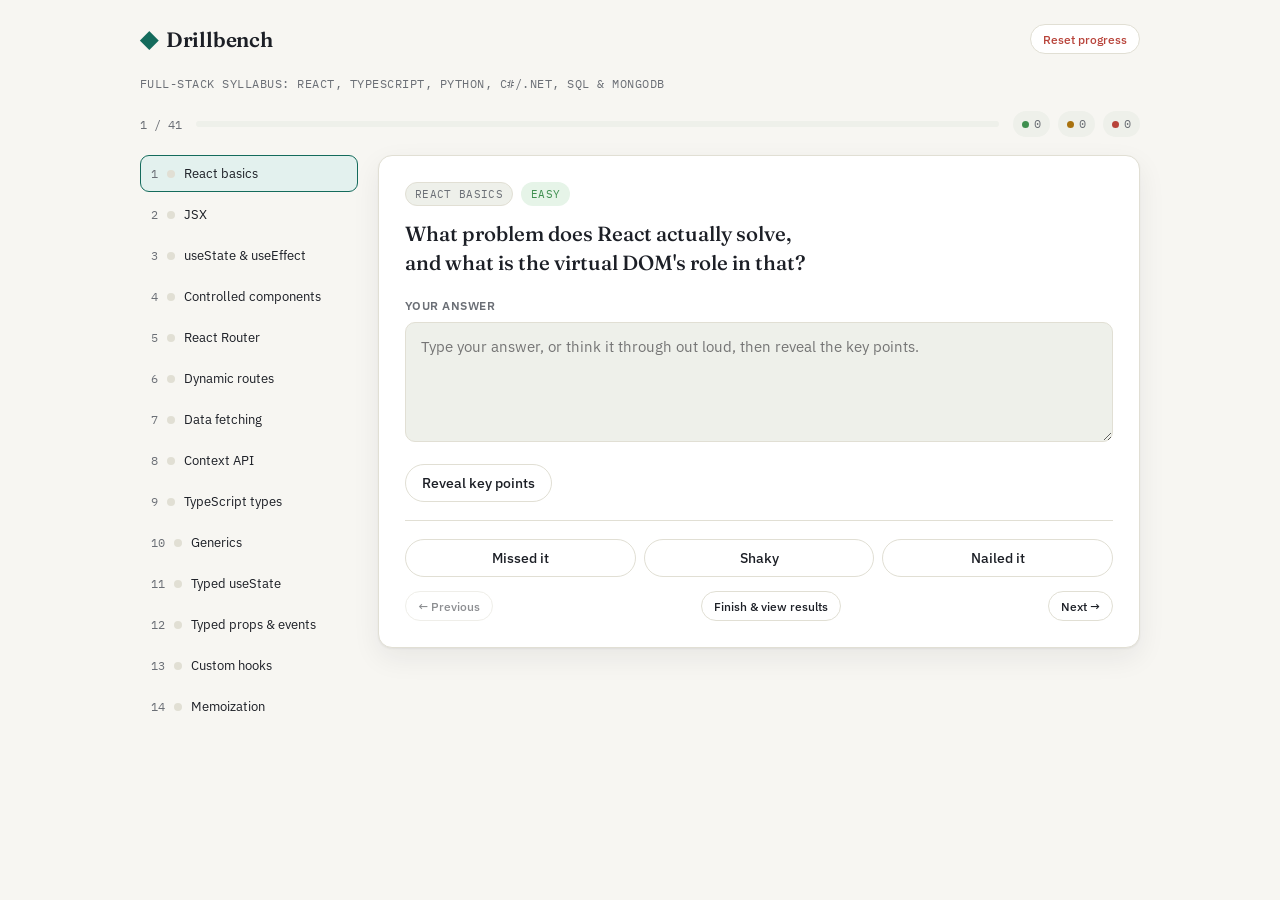
<file: practice/index.html>
<!doctype html>
<html lang="en">
<head>
<meta charset="utf-8">
<meta name="viewport" content="width=device-width, initial-scale=1">
<title>Drillbench</title>
<link rel="stylesheet" href="https://fonts.googleapis.com/css2?family=Fraunces:opsz,wght@9..144,500;9..144,600;9..144,700&family=IBM+Plex+Sans:wght@400;500;600&family=IBM+Plex+Mono:wght@400;500&display=swap">
<link rel="stylesheet" href="style.css">
</head>
<body>
  <div class="app" id="app">
    <div class="topbar">
      <div class="brand"><span class="brand-mark">&#9670;</span> Drillbench</div>
      <div class="topbar-right" id="topbarRight"></div>
    </div>

    <section class="screen card" id="emptyScreen" hidden>
      <h1>No question set loaded</h1>
      <p class="lede">Paste your study material to Claude in chat and ask it to generate a question set &mdash; it will write <code>data/questions.js</code> for you. Then reload this page.</p>
    </section>

    <section class="screen" id="quizScreen" hidden>
      <div class="quiz-wrap">
        <div class="set-title" id="setTitle"></div>
        <div class="progress-block">
          <span class="progress-label" id="progressLabel">0 / 0</span>
          <div class="progress-track"><div class="progress-fill" id="progressFill" style="width:0%"></div></div>
          <div class="score-pills">
            <span class="pill"><span class="dot" style="background:var(--good)"></span><span id="countMastered">0</span></span>
            <span class="pill"><span class="dot" style="background:var(--warn)"></span><span id="countShaky">0</span></span>
            <span class="pill"><span class="dot" style="background:var(--bad)"></span><span id="countMissed">0</span></span>
          </div>
        </div>

        <nav class="qlist" id="qList"></nav>

        <div class="card">
          <div class="q-head">
            <span class="tag" id="qTopic">Topic</span>
            <span class="tag" id="qDifficulty">medium</span>
          </div>
          <p class="q-text" id="qText">Question text</p>

          <label class="field-label" for="answerInput">Your answer</label>
          <textarea id="answerInput" placeholder="Type your answer, or think it through out loud, then reveal the key points." style="min-height:120px;"></textarea>

          <div class="action-row">
            <button class="btn" id="revealBtn">Reveal key points</button>
          </div>

          <div class="reveal-panel" id="revealPanel" hidden></div>

          <div class="rate-row">
            <button class="btn rate-btn rate-missed" id="rateMissed">Missed it</button>
            <button class="btn rate-btn rate-shaky" id="rateShaky">Shaky</button>
            <button class="btn rate-btn rate-mastered" id="rateMastered">Nailed it</button>
          </div>

          <div class="nav-row">
            <button class="btn btn-sm btn-ghost" id="prevBtn">&larr; Previous</button>
            <button class="btn btn-sm btn-ghost" id="finishBtn">Finish &amp; view results</button>
            <button class="btn btn-sm btn-ghost" id="nextBtn">Next &rarr;</button>
          </div>
        </div>
      </div>
    </section>

    <section class="screen card" id="summaryScreen" hidden>
      <h1>Results</h1>
      <div class="summary-top">
        <div class="ring-wrap">
          <svg width="128" height="128" viewBox="0 0 128 128">
            <circle cx="64" cy="64" r="54" fill="none" stroke="var(--surface-2)" stroke-width="12"></circle>
            <circle id="ringArc" cx="64" cy="64" r="54" fill="none" stroke="var(--accent)" stroke-width="12" stroke-linecap="round" transform="rotate(-90 64 64)"></circle>
          </svg>
          <div class="ring-num"><strong id="ringPct">0%</strong><span>mastered</span></div>
        </div>
        <div class="summary-pills">
          <div class="row"><span class="dot" style="background:var(--good)"></span><span id="sumMastered">0 mastered</span></div>
          <div class="row"><span class="dot" style="background:var(--warn)"></span><span id="sumShaky">0 shaky</span></div>
          <div class="row"><span class="dot" style="background:var(--bad)"></span><span id="sumMissed">0 missed</span></div>
        </div>
      </div>

      <div class="review-list" id="reviewList"></div>

      <div class="summary-actions">
        <button class="btn btn-primary" id="retryWeakBtn">Drill weak spots again</button>
        <button class="btn" id="backToQuizBtn">Back to questions</button>
        <button class="btn btn-ghost" id="restartBtn">Restart this set</button>
      </div>
    </section>
  </div>

  <script src="data/questions.js"></script>
  <script src="app.js"></script>
</body>
</html>
</file>
<file: practice/style.css>
:root {
  --bg: #f7f6f2;
  --surface: #ffffff;
  --surface-2: #eef0ea;
  --border: #e1dfd4;
  --ink: #1c1f26;
  --muted: #6b6f76;
  --accent: #146b5c;
  --accent-ink: #ffffff;
  --accent-soft: #e3f1ee;
  --good: #3f8f4f;
  --good-soft: #e6f4e8;
  --warn: #a9720f;
  --warn-soft: #faf0dd;
  --bad: #b8433a;
  --bad-soft: #faeae8;
  --shadow: 0 1px 2px rgba(28,31,38,.06), 0 10px 28px rgba(28,31,38,.07);
  --radius: 14px;
  --font-display: 'Fraunces', Georgia, serif;
  --font-body: 'IBM Plex Sans', system-ui, -apple-system, sans-serif;
  --font-mono: 'IBM Plex Mono', ui-monospace, 'SFMono-Regular', monospace;
}
@media (prefers-color-scheme: dark) {
  :root {
    --bg: #11151b;
    --surface: #171c24;
    --surface-2: #1d232c;
    --border: #2a313d;
    --ink: #edf0f4;
    --muted: #9aa3b2;
    --accent: #45b49d;
    --accent-ink: #0a1512;
    --accent-soft: #17302b;
    --good: #6cc47c;
    --good-soft: #17301c;
    --warn: #e0a648;
    --warn-soft: #34290f;
    --bad: #e2726a;
    --bad-soft: #351916;
    --shadow: 0 1px 2px rgba(0,0,0,.35), 0 10px 28px rgba(0,0,0,.4);
  }
}

* { box-sizing: border-box; }
html, body { height: 100%; }
body {
  margin: 0;
  background: var(--bg);
  color: var(--ink);
  font-family: var(--font-body);
  line-height: 1.5;
}
.app { max-width: 1040px; margin: 0 auto; padding: 22px 20px 56px; display: flex; flex-direction: column; gap: 18px; }

.topbar { display: flex; align-items: center; justify-content: space-between; gap: 12px; flex-wrap: wrap; }
.brand { font-family: var(--font-display); font-weight: 600; font-size: 1.3rem; display: flex; align-items: center; gap: 8px; letter-spacing: -0.01em; }
.brand-mark { color: var(--accent); font-size: 1.1em; }
.topbar-right { display: flex; gap: 8px; align-items: center; }

.btn { font-family: var(--font-body); font-size: .85rem; font-weight: 500; padding: 9px 16px; border-radius: 999px; border: 1px solid var(--border); background: var(--surface); color: var(--ink); cursor: pointer; transition: background .15s, border-color .15s, opacity .15s; white-space: nowrap; }
.btn:hover { border-color: var(--accent); }
.btn:disabled { opacity: .5; cursor: not-allowed; }
.btn:focus-visible { outline: 2px solid var(--accent); outline-offset: 2px; }
.btn-primary { background: var(--accent); border-color: var(--accent); color: var(--accent-ink); }
.btn-primary:hover { opacity: .92; border-color: var(--accent); }
.btn-primary:disabled { opacity: .4; }
.btn-ghost { background: transparent; }
.btn-danger { color: var(--bad); }
.btn-danger:hover { border-color: var(--bad); }
.btn-sm { padding: 6px 12px; font-size: .78rem; }

.card { background: var(--surface); border: 1px solid var(--border); border-radius: var(--radius); box-shadow: var(--shadow); padding: 26px; }
.screen[hidden] { display: none; }

h1 { font-family: var(--font-display); font-size: 1.7rem; font-weight: 600; margin: 0 0 6px; text-wrap: balance; }
.lede { color: var(--muted); margin: 0 0 4px; font-size: .95rem; max-width: 60ch; }
code { font-family: var(--font-mono); background: var(--surface-2); padding: 2px 6px; border-radius: 6px; font-size: .85em; }
label.field-label { display: block; font-size: .78rem; font-weight: 600; text-transform: uppercase; letter-spacing: .04em; color: var(--muted); margin-bottom: 8px; }

textarea { width: 100%; font-family: var(--font-body); font-size: .93rem; padding: 14px 15px; border: 1px solid var(--border); border-radius: 10px; background: var(--surface-2); color: var(--ink); resize: vertical; }
textarea:focus { outline: 2px solid var(--accent); outline-offset: 1px; }

.set-title { font-family: var(--font-mono); font-size: .78rem; color: var(--muted); text-transform: uppercase; letter-spacing: .04em; grid-column: 1 / -1; }

/* quiz layout */
.quiz-wrap { display: grid; grid-template-columns: 220px 1fr; gap: 18px; align-items: start; }
@media (max-width: 720px) { .quiz-wrap { grid-template-columns: 1fr; } }

.progress-block { grid-column: 1 / -1; display: flex; align-items: center; gap: 14px; flex-wrap: wrap; }
.progress-track { flex: 1 1 160px; height: 6px; border-radius: 999px; background: var(--surface-2); overflow: hidden; min-width: 120px; }
.progress-fill { height: 100%; background: var(--accent); border-radius: 999px; transition: width .25s; }
.progress-label { font-family: var(--font-mono); font-size: .78rem; color: var(--muted); white-space: nowrap; }
.score-pills { display: flex; gap: 8px; font-family: var(--font-mono); font-size: .75rem; }
.pill { display: flex; align-items: center; gap: 5px; padding: 4px 9px; border-radius: 999px; background: var(--surface-2); color: var(--muted); }
.pill .dot { width: 7px; height: 7px; border-radius: 50%; }

.qlist { display: flex; flex-direction: column; gap: 4px; max-height: 560px; overflow-y: auto; padding-right: 2px; }
@media (max-width: 720px) { .qlist { flex-direction: row; overflow-x: auto; overflow-y: visible; max-height: none; padding-bottom: 4px; } }
.qitem { display: flex; align-items: center; gap: 9px; padding: 9px 10px; border-radius: 9px; border: 1px solid transparent; background: transparent; text-align: left; cursor: pointer; font-family: var(--font-body); font-size: .82rem; color: var(--ink); }
.qitem:hover { background: var(--surface-2); }
.qitem.active { background: var(--accent-soft); border-color: var(--accent); }
@media (max-width: 720px) { .qitem { flex: none; white-space: nowrap; } }
.qitem .dot { width: 8px; height: 8px; border-radius: 50%; background: var(--border); flex: none; }
.qitem .dot.mastered { background: var(--good); }
.qitem .dot.shaky { background: var(--warn); }
.qitem .dot.missed { background: var(--bad); }
.qitem .qi-label { overflow: hidden; text-overflow: ellipsis; white-space: nowrap; }
.qitem .qi-num { font-family: var(--font-mono); color: var(--muted); font-size: .75rem; flex: none; }

.tag { font-family: var(--font-mono); font-size: .68rem; letter-spacing: .03em; text-transform: uppercase; padding: 3px 9px; border-radius: 999px; background: var(--surface-2); color: var(--muted); border: 1px solid var(--border); }
.tag-easy { color: var(--good); background: var(--good-soft); border-color: transparent; }
.tag-medium { color: var(--warn); background: var(--warn-soft); border-color: transparent; }
.tag-hard { color: var(--bad); background: var(--bad-soft); border-color: transparent; }

.q-head { display: flex; align-items: center; gap: 8px; margin-bottom: 14px; flex-wrap: wrap; }
.q-text { font-family: var(--font-display); font-size: 1.28rem; font-weight: 500; line-height: 1.4; margin: 0 0 18px; text-wrap: balance; }

.reveal-panel { margin-top: 14px; padding: 16px 18px; border-radius: 10px; background: var(--surface-2); border: 1px solid var(--border); font-size: .88rem; }
.reveal-panel h4 { margin: 0 0 8px; font-size: .75rem; text-transform: uppercase; letter-spacing: .04em; color: var(--muted); }
.reveal-panel ul { margin: 0 0 14px; padding-left: 18px; }
.reveal-panel ul:last-child { margin-bottom: 0; }
.reveal-panel p { margin: 0; }

.action-row { display: flex; gap: 8px; flex-wrap: wrap; margin-top: 16px; }
.rate-row { display: flex; gap: 8px; flex-wrap: wrap; margin-top: 18px; padding-top: 18px; border-top: 1px solid var(--border); }
.rate-btn { flex: 1 1 140px; }
.rate-mastered:hover { border-color: var(--good); color: var(--good); }
.rate-shaky:hover { border-color: var(--warn); color: var(--warn); }
.rate-missed:hover { border-color: var(--bad); color: var(--bad); }

.nav-row { display: flex; justify-content: space-between; margin-top: 14px; gap: 8px; }

/* summary */
.summary-top { display: flex; gap: 26px; align-items: center; flex-wrap: wrap; }
.ring-wrap { position: relative; width: 128px; height: 128px; flex: none; }
.ring-num { position: absolute; inset: 0; display: flex; flex-direction: column; align-items: center; justify-content: center; }
.ring-num strong { font-family: var(--font-display); font-size: 1.7rem; font-weight: 600; }
.ring-num span { font-family: var(--font-mono); font-size: .68rem; color: var(--muted); text-transform: uppercase; letter-spacing: .03em; }
.summary-pills { display: flex; flex-direction: column; gap: 8px; font-family: var(--font-mono); font-size: .82rem; }
.summary-pills .row { display: flex; align-items: center; gap: 8px; }
.summary-pills .dot { width: 8px; height: 8px; border-radius: 50%; }

.review-list { margin-top: 24px; display: flex; flex-direction: column; gap: 10px; }
.review-item { border: 1px solid var(--border); border-radius: 10px; padding: 12px 14px; }
.review-item summary { cursor: pointer; display: flex; align-items: center; gap: 10px; font-size: .88rem; list-style: none; }
.review-item summary::-webkit-details-marker { display: none; }
.review-item .rq { margin: 10px 0 0; font-size: .85rem; color: var(--muted); }
.review-item .rp { margin-top: 8px; font-size: .85rem; }

.summary-actions { display: flex; gap: 10px; margin-top: 26px; flex-wrap: wrap; }
.empty-note { color: var(--muted); font-size: .85rem; }
</file>
